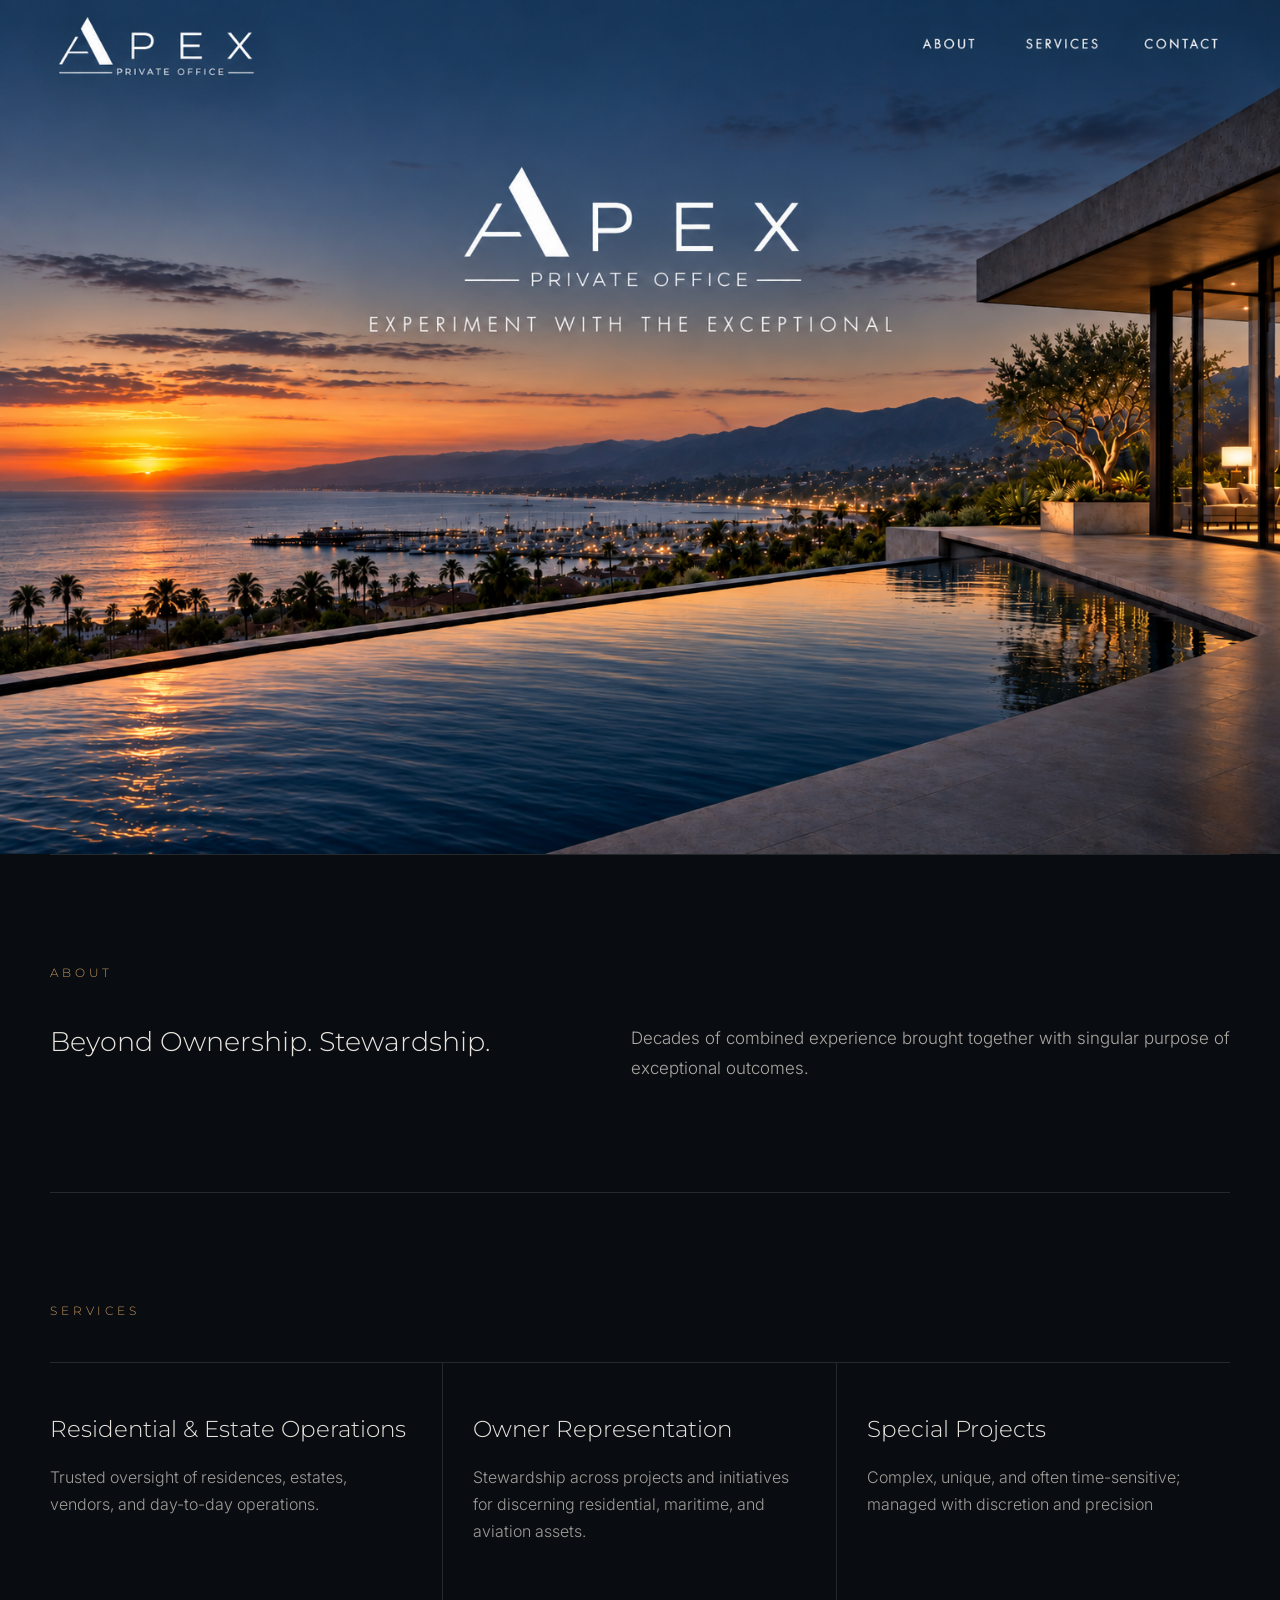
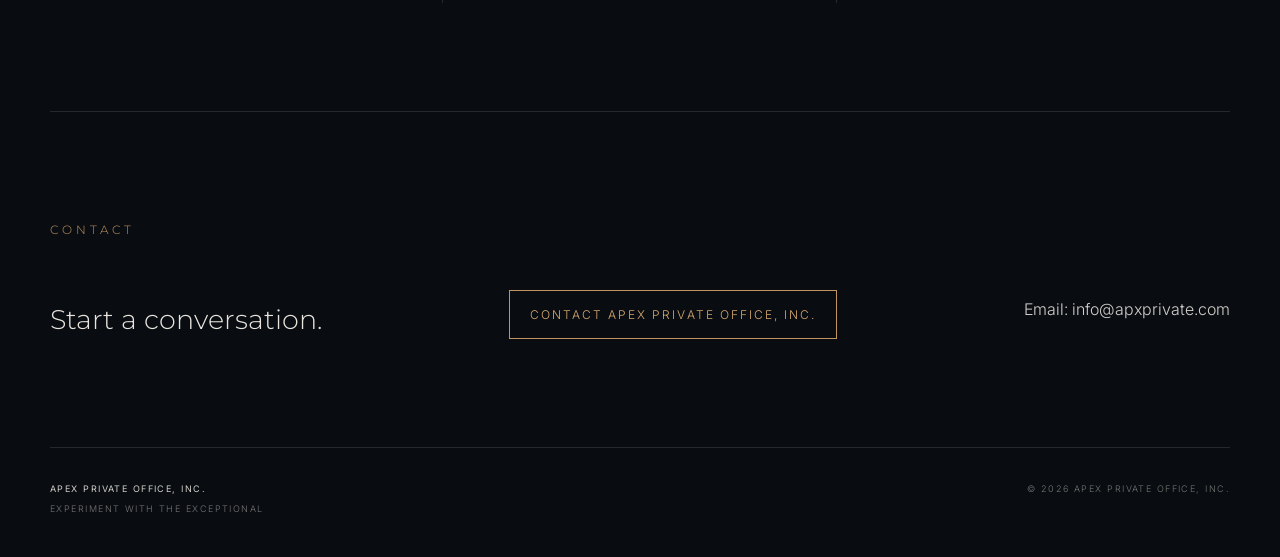
<file: index.html>
<!doctype html>
<html lang="en">
<head>
<meta charset="utf-8"/>
<meta name="viewport" content="width=device-width,initial-scale=1"/>
<meta name="description" content="APEX PRIVATE OFFICE, INC. — Experiment with the Exceptional."/>
<title>APEX PRIVATE OFFICE, INC. — Experiment with the Exceptional</title>
<link rel="preconnect" href="https://fonts.googleapis.com">
<link rel="preconnect" href="https://fonts.gstatic.com" crossorigin>
<link href="https://fonts.googleapis.com/css2?family=Inter:wght@300;400&family=Montserrat:wght@300;400;500&display=swap" rel="stylesheet">
<link rel="stylesheet" href="styles.css"/>
</head>
<body>
<main id="top">
  <section class="hero-art" aria-label="APEX PRIVATE OFFICE, INC.">
    <img src="/assets/apex-home-master-5.0.png?v=1" alt="APEX PRIVATE OFFICE, INC. coastal dusk homepage"/>
    <nav class="hero-hotspots" aria-label="Primary navigation">
      <a class="hotspot about-link" href="#about" aria-label="About"></a>
      <a class="hotspot services-link" href="#services" aria-label="Services"></a>
      <a class="hotspot contact-link" href="#contact" aria-label="Contact"></a>
    </nav>
  </section>

  <section id="about" class="section-shell content-section">
    <p class="section-kicker">ABOUT</p>
    <div class="split">
      <h2>Beyond Ownership. Stewardship.</h2>
      <p>Decades of combined experience brought together with singular purpose of exceptional outcomes.</p>
    </div>
  </section>

  <section id="services" class="section-shell content-section">
    <p class="section-kicker">SERVICES</p>
    <div class="service-grid">
      <article><h3>Residential &amp; Estate Operations</h3><p>Trusted oversight of residences, estates, vendors, and day-to-day operations.</p></article>
      <article><h3>Owner Representation</h3><p>Stewardship across projects and initiatives for discerning residential, maritime, and aviation assets.</p></article>
      <article><h3>Special Projects</h3><p>Complex, unique, and often time-sensitive; managed with discretion and precision</p></article>
    </div>
  </section>

  <section id="contact" class="section-shell content-section contact-section">
    <p class="section-kicker">CONTACT</p>
    <div class="contact-row">
      <h2>Start a conversation.</h2>
      <a class="button" href="mailto:info@apxprivate.com?subject=Private%20Inquiry%20%7C%20Apex%20Private%20Office">Contact APEX PRIVATE OFFICE, INC.</a>
      <p class="contact-email">Email: <a href="mailto:info@apxprivate.com?subject=Private%20Inquiry%20%7C%20Apex%20Private%20Office">info@apxprivate.com</a></p>
    </div>
  </section>
</main>
<footer class="site-footer section-shell">
  <div><strong>APEX PRIVATE OFFICE, INC.</strong><span>EXPERIMENT WITH THE EXCEPTIONAL</span></div>
  <span>© <span id="year"></span> APEX PRIVATE OFFICE, INC.</span>
</footer>
<script src="script.js"></script>
</body>
</html>
</file>
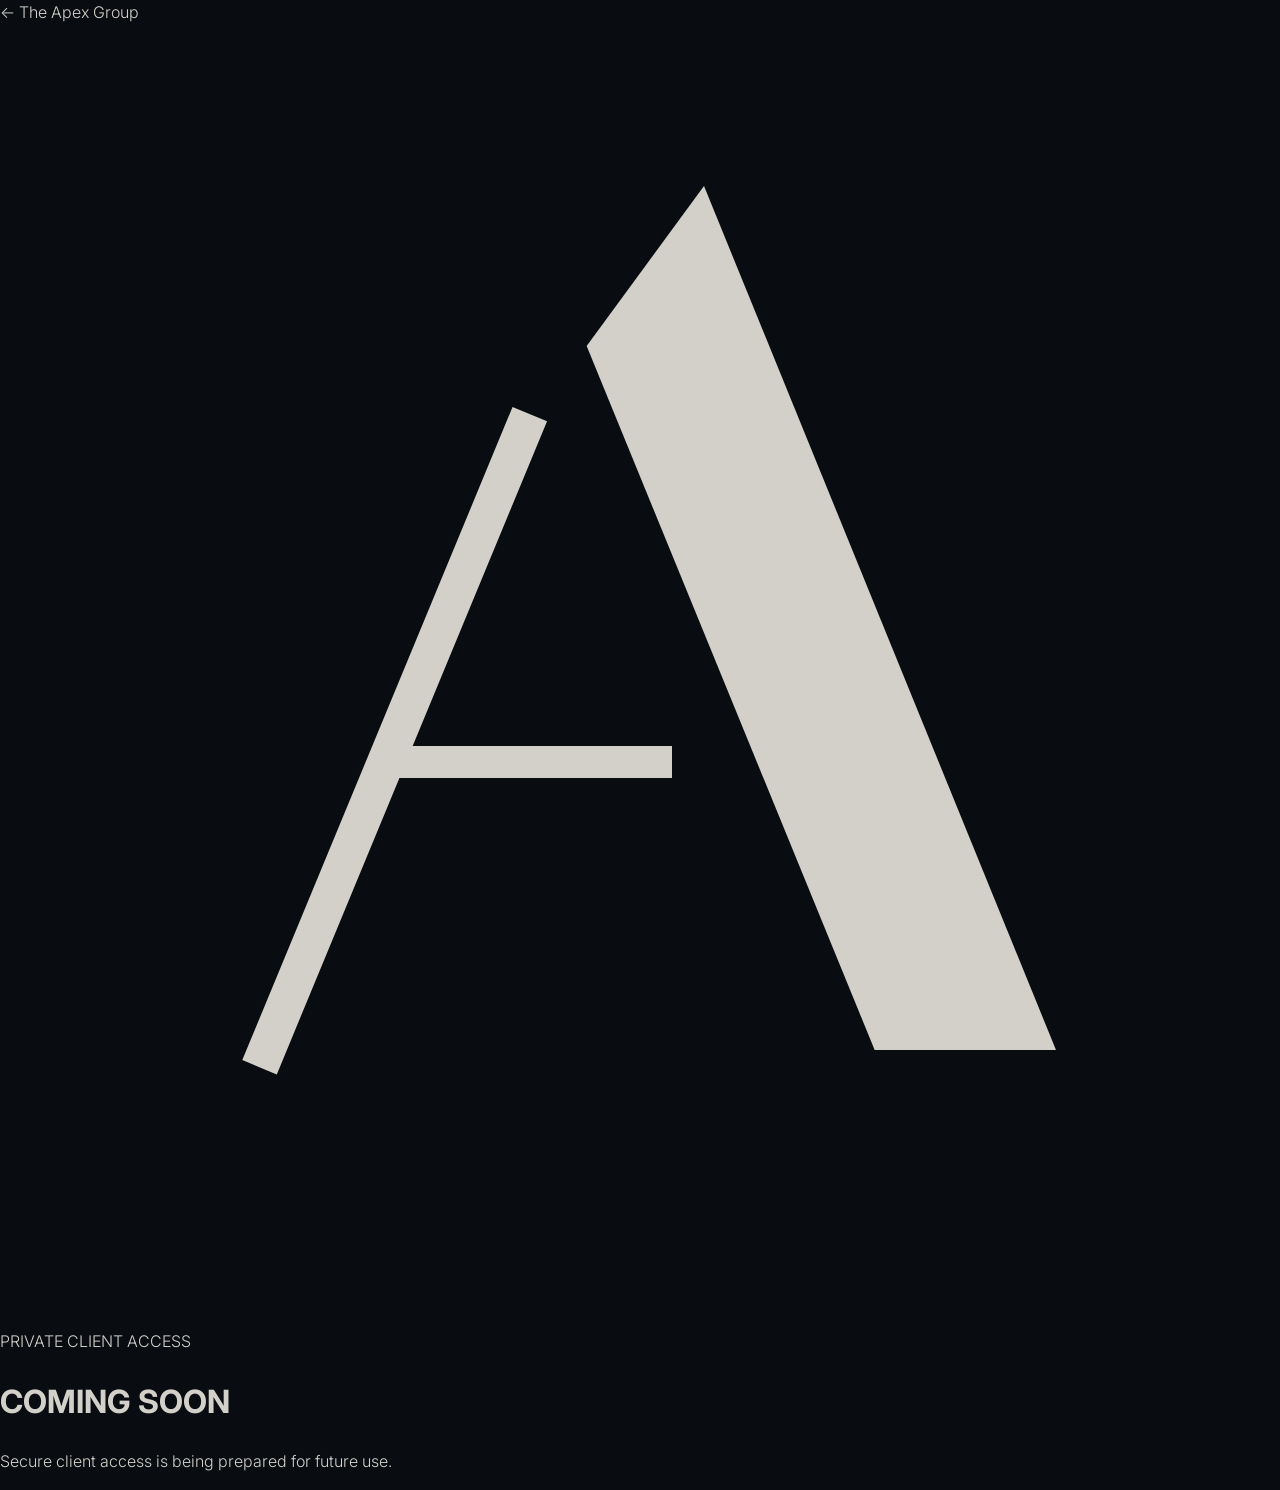
<file: client-login.html>
<!doctype html>
<html lang="en">
<head>
  <meta charset="utf-8" />
  <meta name="viewport" content="width=device-width, initial-scale=1" />
  <meta name="robots" content="noindex" />
  <title>Private Client Access — The Apex Group</title>
  <link rel="preconnect" href="https://fonts.googleapis.com">
  <link rel="preconnect" href="https://fonts.gstatic.com" crossorigin>
  <link href="https://fonts.googleapis.com/css2?family=Inter:wght@300;400;500&family=Montserrat:wght@300;400;500&display=swap" rel="stylesheet">
  <link rel="stylesheet" href="styles.css" />
</head>
<body class="login-page">
  <div class="grain" aria-hidden="true"></div>
  <a class="back-link" href="index.html">← The Apex Group</a>
  <main class="login-shell">
    <svg class="hero-mark compact" viewBox="0 0 120 120" aria-hidden="true">
      <path d="M25 96 L49 38" fill="none" stroke="currentColor" stroke-width="3.5" stroke-linecap="square"/>
      <path d="M37 69 H63" fill="none" stroke="currentColor" stroke-width="3"/>
      <path d="M66 15 L99 96 L82 96 L55 30 Z" fill="currentColor"/>
    </svg>
    <p class="eyebrow">PRIVATE CLIENT ACCESS</p>
    <h1>COMING SOON</h1>
    <p>Secure client access is being prepared for future use.</p>
  </main>
</body>
</html>
</file>
<file: styles.css>
:root{--black:#090d12;--deep:#0d1620;--silver:#D3D0CA;--stone:#E9E5DE;--graphite:#777673;--bronze:#C3945D;--line:rgba(211,208,202,.14);--max:1180px}
*{box-sizing:border-box}
html{scroll-behavior:smooth}
body{margin:0;background:#090d12;color:var(--silver);font-family:Inter,Arial,sans-serif;font-weight:300;line-height:1.6}
a{color:inherit;text-decoration:none}
.hero-art{position:relative;width:100%;background:#071019;overflow:hidden;line-height:0}
.hero-art img{display:block;width:100%;height:auto;object-fit:contain;object-position:center top;image-rendering:auto;filter:none;transform:none}
.hero-hotspots{position:absolute;inset:0;pointer-events:none}
.hotspot{position:absolute;display:block;pointer-events:auto;background:transparent}
.about-link{left:70.6%;top:3.2%;width:6.1%;height:4.4%}
.services-link{left:78.2%;top:3.2%;width:7.5%;height:4.4%}
.contact-link{left:87.2%;top:3.2%;width:7.5%;height:4.4%}
.explore-link{left:43.7%;top:61.4%;width:12.7%;height:5.4%}

.section-shell{width:min(calc(100% - 80px),var(--max));margin:0 auto}
.content-section{padding:108px 0;border-top:1px solid var(--line)}
.section-kicker{font-family:Montserrat,sans-serif;font-size:12px;letter-spacing:.32em;text-transform:uppercase;color:var(--bronze);margin:0 0 42px}
.split{display:grid;grid-template-columns:.9fr 1.1fr;gap:90px;align-items:start}
h2,h3{font-family:Montserrat,sans-serif;font-weight:300;color:var(--stone);margin:0}
h2{font-size:27px;line-height:1.35}
.split p{margin:0;color:#aaa7a1;font-size:17px;line-height:1.75}
.service-grid{display:grid;grid-template-columns:repeat(3,1fr);border-top:1px solid var(--line)}
.service-grid article{padding:38px 30px 42px 0;min-height:230px;border-right:1px solid var(--line)}
.service-grid article+article{padding-left:30px}
.service-grid article:last-child{border-right:0}
.service-grid span{font-family:Montserrat,sans-serif;font-size:8px;letter-spacing:.22em;color:var(--bronze)}
.service-grid h3{font-size:23px;margin:10px 0 16px}
.service-grid p{color:#9f9c97;font-size:16px;line-height:1.7}
.contact-row{display:flex;align-items:flex-end;justify-content:space-between;gap:40px}
.button{display:inline-block;border:1px solid var(--bronze);padding:14px 20px;font-size:12px;text-transform:uppercase;letter-spacing:.17em;color:#d8a96f}
.site-footer{border-top:1px solid var(--line);padding:34px 0 40px;display:flex;justify-content:space-between;gap:30px;font-size:9px;letter-spacing:.16em;text-transform:uppercase;color:var(--graphite)}
.site-footer div{display:flex;flex-direction:column;gap:6px}
.site-footer strong{color:var(--silver);font-weight:400}

@media(max-width:900px){
  .hero-art img{display:block;width:100%;height:auto;min-height:0;object-fit:contain;object-position:center top}
  .hero-hotspots{display:block}
  .section-shell{width:min(calc(100% - 40px),var(--max))}
  .content-section{padding:82px 0}
  .split{grid-template-columns:1fr;gap:28px}
  .service-grid{grid-template-columns:1fr}
  .service-grid article,.service-grid article+article{padding:30px 0;border-right:0;border-bottom:1px solid var(--line);min-height:auto}
  .contact-row{align-items:flex-start;flex-direction:column}
  .site-footer{flex-direction:column}
}
</file>
